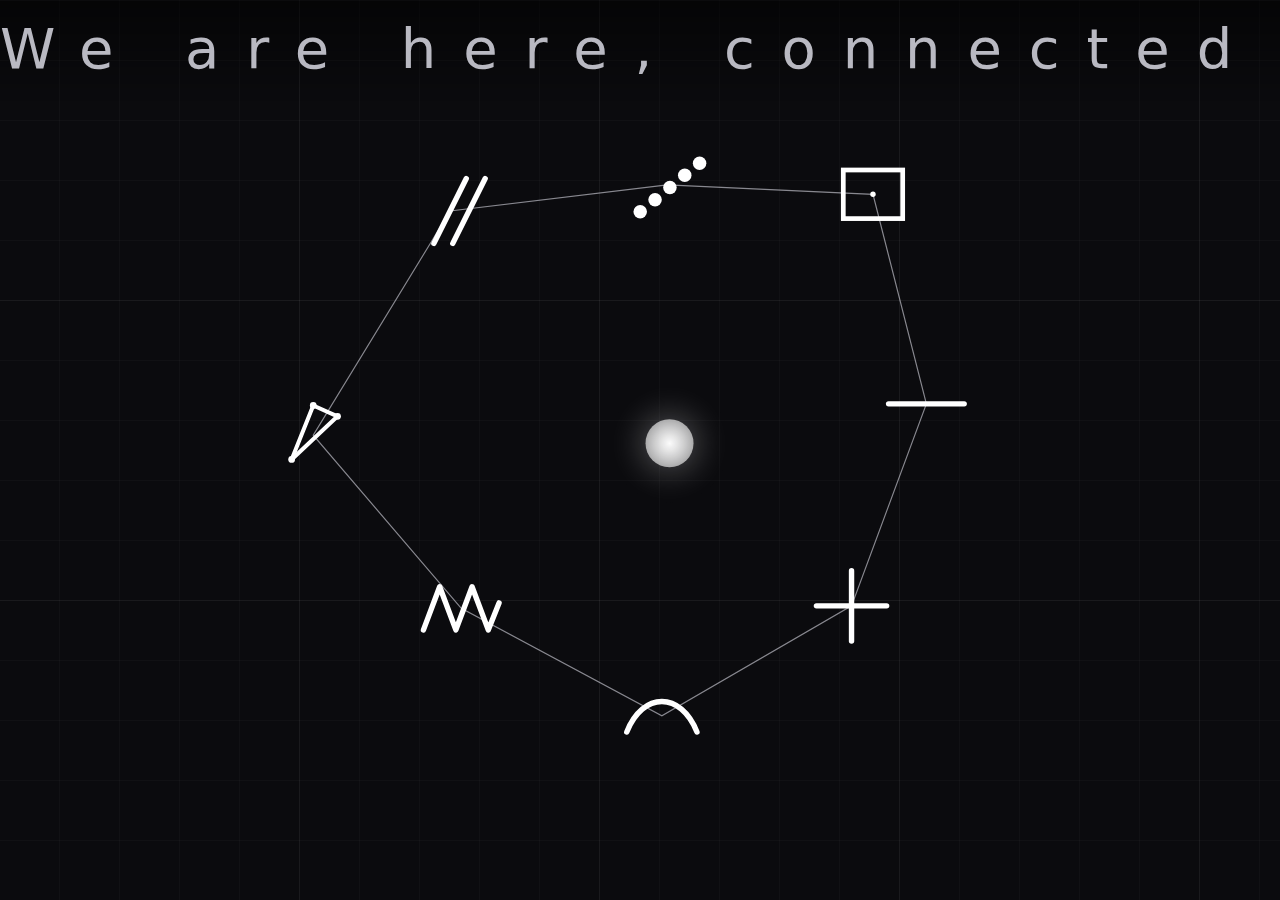
<file: index.html>
<!DOCTYPE html>
<html lang="en">
<head>
  <meta charset="UTF-8" />
  <meta name="viewport" content="width=device-width, initial-scale=1.0"/>
  <title>Co-Presence Network</title>
  <link rel="stylesheet" href="style-v6.css"/>
</head>
<body>
  <!-- Running line -->
  <div class="ticker">
    <div class="ticker__track" aria-hidden="true">
      <span>We are here, connected through invisible lines — a shared presence across space, a constellation of minds, a web of co-being. &nbsp;•&nbsp;</span>
      <span>We are here, connected through invisible lines — a shared presence across space, a constellation of minds, a web of co-being. &nbsp;•&nbsp;</span>
      <span>We are here, connected through invisible lines — a shared presence across space, a constellation of minds, a web of co-being. &nbsp;•&nbsp;</span>
      <span>We are here, connected through invisible lines — a shared presence across space, a constellation of minds, a web of co-being. &nbsp;•&nbsp;</span>
    </div>
  </div>

  <!-- Canvas -->
  <canvas id="canvas"></canvas>

  <!-- Aura Modal -->
  <div id="auraModal" class="modal" aria-hidden="true" role="dialog" aria-label="Aura Text">
    <div class="modal__panel">
      <button class="modal__close" aria-label="Close">&times;</button>
      <div class="modal__body">
        <p>Intruder, observer, freerider. Lost, alone, online. Wander, wonder, winded. Connection cannot be spelled without con, friendship without end, collaboration without labor, together without get. I wish I could be other, perhaps that is why I yearn for the other. New beats against the tight surface of the defense, seeping out a little at a time, melted by the tension of the iridescent surface, most of it flown there with a Rorschach stain of formalized ignorance; there is the wall of the second house, squinting in and out to see, and the question of how something penetrates from the house of theory to the house of practice remains shrouded in the house of unformed sensations and paths of chaotic patterns, while the third house has no time or distance with you. As my feet walk from the ashes of Katarr, I shall not fear, for in fear, lies death. I go to work, shop for groceries, visit playgrounds, sleep, dream… And while I do all this, I wonder—what are people doing on the other side of the planet, in a different corner of the world? So many people, all doing such different things at the same time. And while we talk about connection, presence and togetherness, some people feel completely helpless. Helplessness strung tight, sewn-up seated on a swivel-chair in the shadow cast by the third house, a house that can't be seen from this angle, because it lies beyond a high wall he trouble with words, reaching for the right one, trainee magician groping around in a tophat. The suffusion of links, but further nothing.</p>
      </div>
    </div>
  </div>

  <script src="script-v6.js"></script>
</body>
</html>
</file>
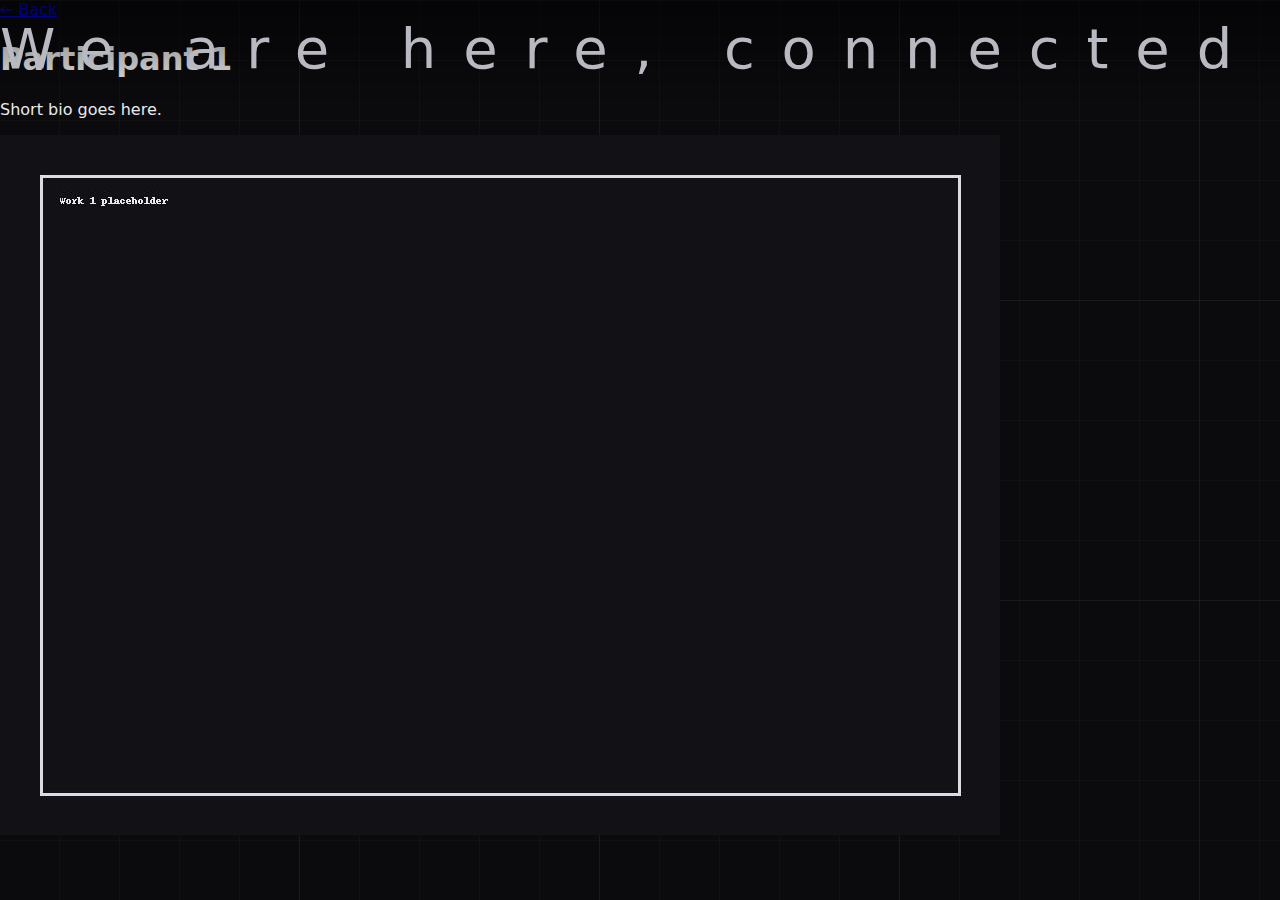
<file: participants/p1.html>
<!DOCTYPE html>
<html lang="en">
<head>
  <meta charset="UTF-8"><meta name="viewport" content="width=device-width, initial-scale=1.0">
  <title>Participant</title>
  <link rel="stylesheet" href="../style-v7.css">
</head>
<body>
  <div class="ticker">
    <div class="ticker__track" aria-hidden="true">
      <span>We are here, connected through invisible lines — a shared presence across space, a constellation of minds, a web of co-being. &nbsp;•&nbsp;</span>
      <span>We are here, connected through invisible lines — a shared presence across space, a constellation of minds, a web of co-being. &nbsp;•&nbsp;</span>
      <span>We are here, connected through invisible lines — a shared presence across space, a constellation of minds, a web of co-being. &nbsp;•&nbsp;</span>
      <span>We are here, connected through invisible lines — a shared presence across space, a constellation of minds, a web of co-being. &nbsp;•&nbsp;</span>
    </div>
  </div>
  <a class="back" href="../index.html">← Back</a>
  <div class="content" id="root"></div>
  <script>
    fetch('../data.json').then(r=>r.json()).then(DATA=>{
      const idx = 1 - 1;
      const p = DATA.participants[idx];
      document.title = p.name + ' — Co-Presence';
      document.getElementById('root').innerHTML = `
        <h1>${p.name}</h1>
        <p>${p.bio}</p>
        <img src="../images/${p.work}" alt="${p.name}'s work"/>
      `;
    });
  </script>
</body>
</html>
</file>
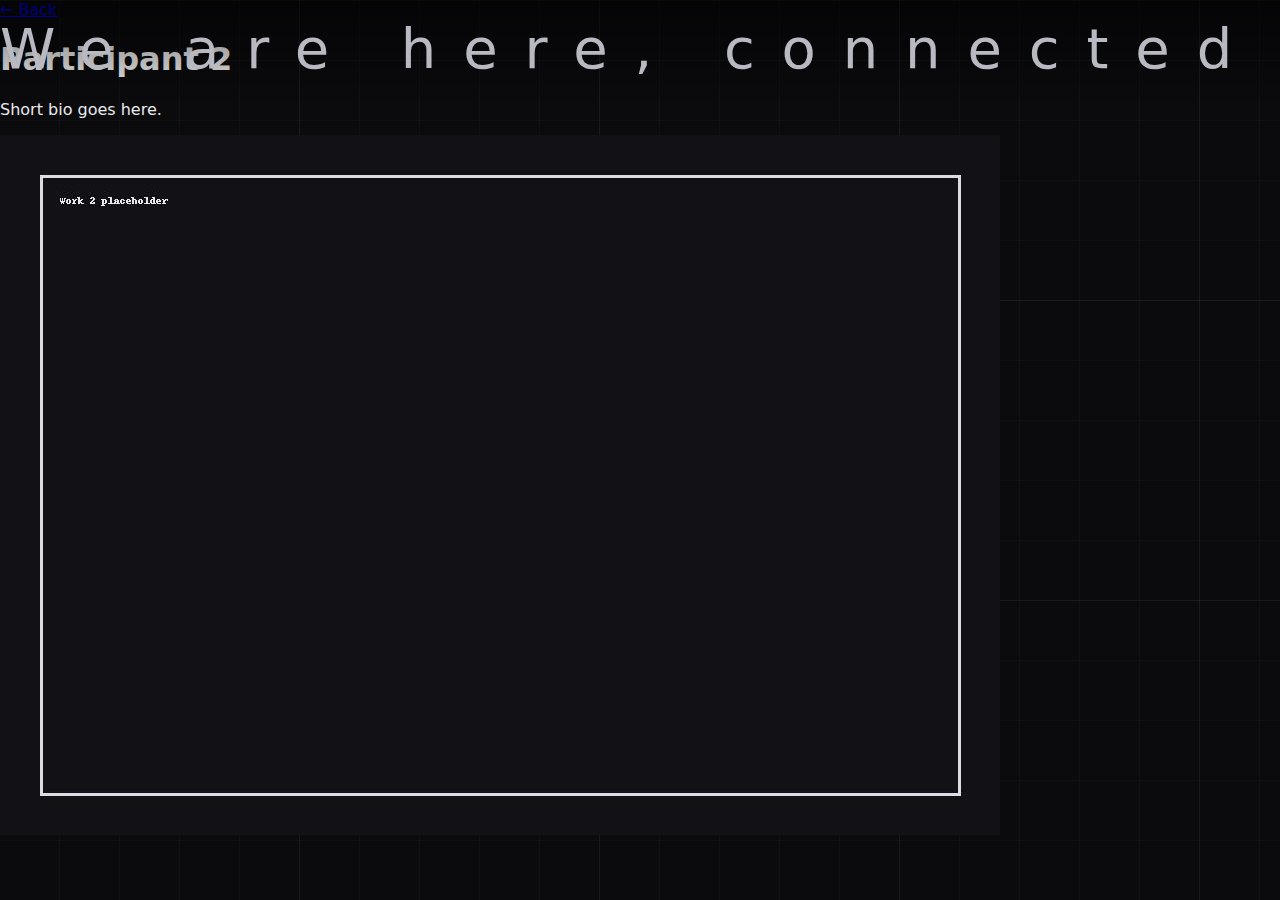
<file: participants/p2.html>
<!DOCTYPE html>
<html lang="en">
<head>
  <meta charset="UTF-8"><meta name="viewport" content="width=device-width, initial-scale=1.0">
  <title>Participant</title>
  <link rel="stylesheet" href="../style-v7.css">
</head>
<body>
  <div class="ticker">
    <div class="ticker__track" aria-hidden="true">
      <span>We are here, connected through invisible lines — a shared presence across space, a constellation of minds, a web of co-being. &nbsp;•&nbsp;</span>
      <span>We are here, connected through invisible lines — a shared presence across space, a constellation of minds, a web of co-being. &nbsp;•&nbsp;</span>
      <span>We are here, connected through invisible lines — a shared presence across space, a constellation of minds, a web of co-being. &nbsp;•&nbsp;</span>
      <span>We are here, connected through invisible lines — a shared presence across space, a constellation of minds, a web of co-being. &nbsp;•&nbsp;</span>
    </div>
  </div>
  <a class="back" href="../index.html">← Back</a>
  <div class="content" id="root"></div>
  <script>
    fetch('../data.json').then(r=>r.json()).then(DATA=>{
      const idx = 2 - 1;
      const p = DATA.participants[idx];
      document.title = p.name + ' — Co-Presence';
      document.getElementById('root').innerHTML = `
        <h1>${p.name}</h1>
        <p>${p.bio}</p>
        <img src="../images/${p.work}" alt="${p.name}'s work"/>
      `;
    });
  </script>
</body>
</html>
</file>
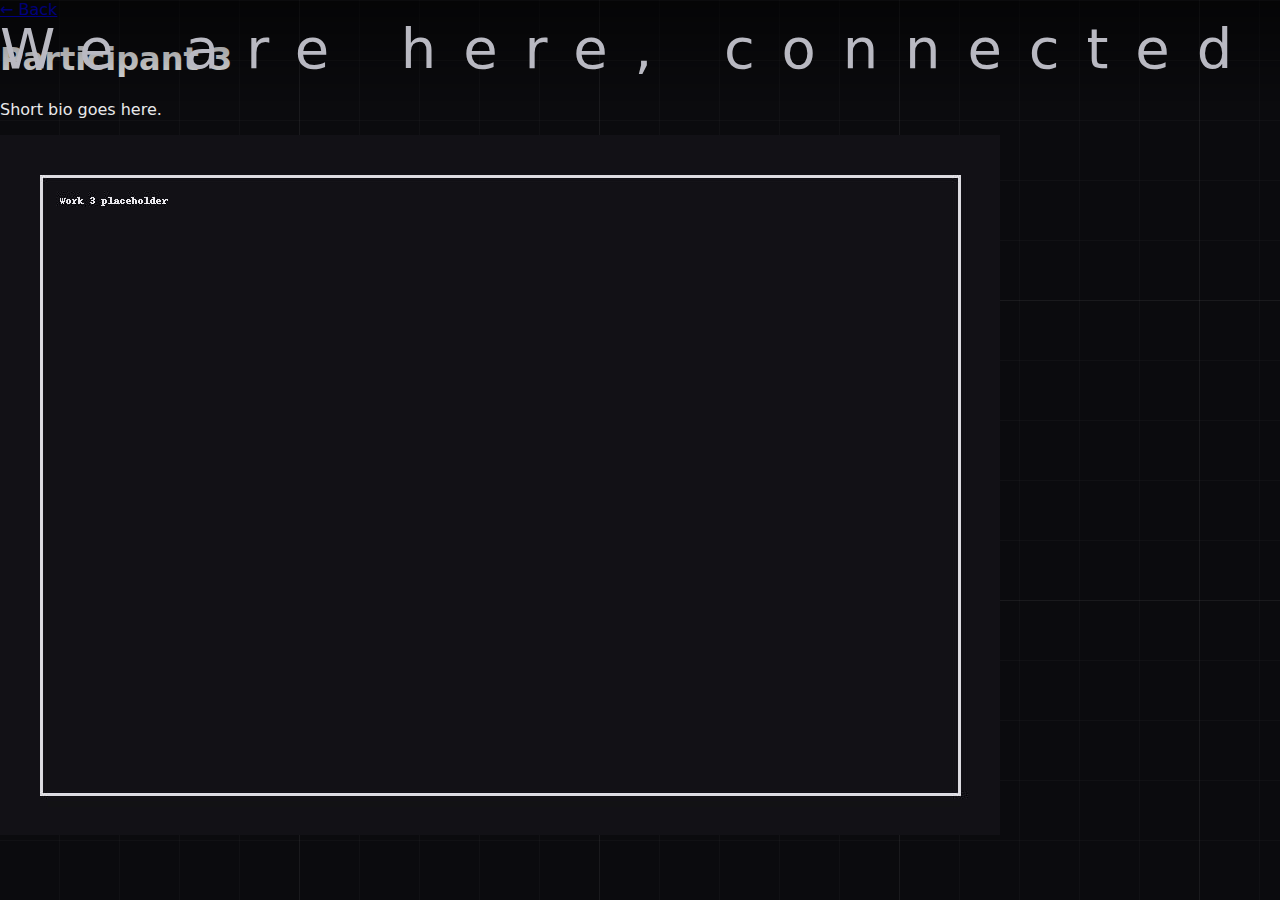
<file: participants/p3.html>
<!DOCTYPE html>
<html lang="en">
<head>
  <meta charset="UTF-8"><meta name="viewport" content="width=device-width, initial-scale=1.0">
  <title>Participant</title>
  <link rel="stylesheet" href="../style-v7.css">
</head>
<body>
  <div class="ticker">
    <div class="ticker__track" aria-hidden="true">
      <span>We are here, connected through invisible lines — a shared presence across space, a constellation of minds, a web of co-being. &nbsp;•&nbsp;</span>
      <span>We are here, connected through invisible lines — a shared presence across space, a constellation of minds, a web of co-being. &nbsp;•&nbsp;</span>
      <span>We are here, connected through invisible lines — a shared presence across space, a constellation of minds, a web of co-being. &nbsp;•&nbsp;</span>
      <span>We are here, connected through invisible lines — a shared presence across space, a constellation of minds, a web of co-being. &nbsp;•&nbsp;</span>
    </div>
  </div>
  <a class="back" href="../index.html">← Back</a>
  <div class="content" id="root"></div>
  <script>
    fetch('../data.json').then(r=>r.json()).then(DATA=>{
      const idx = 3 - 1;
      const p = DATA.participants[idx];
      document.title = p.name + ' — Co-Presence';
      document.getElementById('root').innerHTML = `
        <h1>${p.name}</h1>
        <p>${p.bio}</p>
        <img src="../images/${p.work}" alt="${p.name}'s work"/>
      `;
    });
  </script>
</body>
</html>
</file>
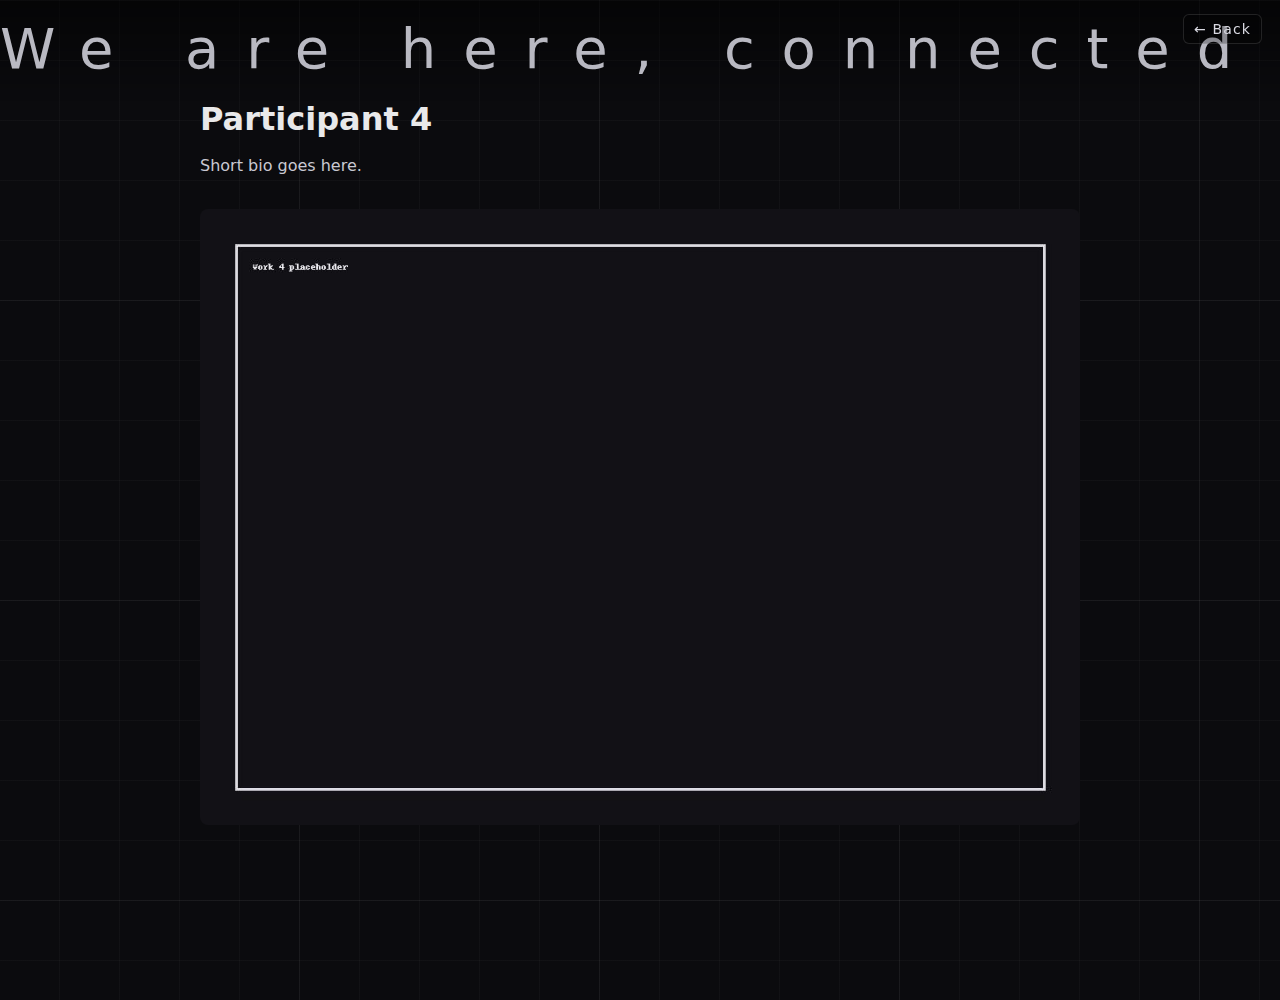
<file: participants/p4.html>
<!DOCTYPE html>
<html lang="en">
<head>
  <meta charset="UTF-8"><meta name="viewport" content="width=device-width, initial-scale=1.0">
  <title>Participant</title>
  <link rel="stylesheet" href="../style-v6.css">
</head>
<body>
  <div class="ticker">
    <div class="ticker__track" aria-hidden="true">
      <span>We are here, connected through invisible lines — a shared presence across space, a constellation of minds, a web of co-being. &nbsp;•&nbsp;</span>
      <span>We are here, connected through invisible lines — a shared presence across space, a constellation of minds, a web of co-being. &nbsp;•&nbsp;</span>
      <span>We are here, connected through invisible lines — a shared presence across space, a constellation of minds, a web of co-being. &nbsp;•&nbsp;</span>
      <span>We are here, connected through invisible lines — a shared presence across space, a constellation of minds, a web of co-being. &nbsp;•&nbsp;</span>
    </div>
  </div>
  <a class="back" href="../index.html">← Back</a>
  <div class="content" id="root"></div>
  <script>
    fetch('../data.json').then(r=>r.json()).then(DATA=>{
      const idx = 4 - 1;
      const p = DATA.participants[idx];
      document.title = p.name + ' — Co-Presence';
      document.getElementById('root').innerHTML = `
        <h1>${p.name}</h1>
        <p>${p.bio}</p>
        <img src="../images/${p.work}" alt="${p.name}'s work"/>
      `;
    });
  </script>
</body>
</html>
</file>
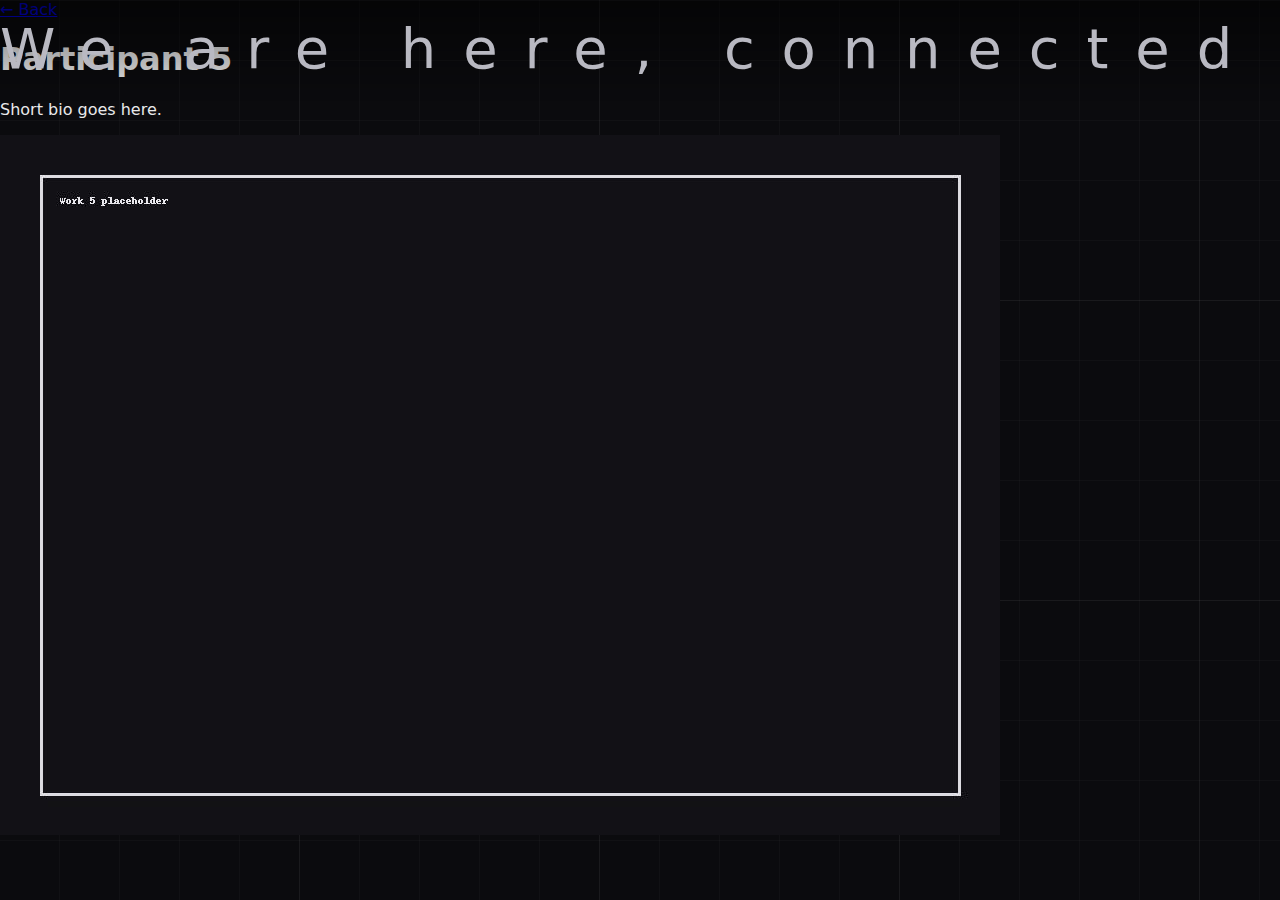
<file: participants/p5.html>
<!DOCTYPE html>
<html lang="en">
<head>
  <meta charset="UTF-8"><meta name="viewport" content="width=device-width, initial-scale=1.0">
  <title>Participant</title>
  <link rel="stylesheet" href="../style-v7.css">
</head>
<body>
  <div class="ticker">
    <div class="ticker__track" aria-hidden="true">
      <span>We are here, connected through invisible lines — a shared presence across space, a constellation of minds, a web of co-being. &nbsp;•&nbsp;</span>
      <span>We are here, connected through invisible lines — a shared presence across space, a constellation of minds, a web of co-being. &nbsp;•&nbsp;</span>
      <span>We are here, connected through invisible lines — a shared presence across space, a constellation of minds, a web of co-being. &nbsp;•&nbsp;</span>
      <span>We are here, connected through invisible lines — a shared presence across space, a constellation of minds, a web of co-being. &nbsp;•&nbsp;</span>
    </div>
  </div>
  <a class="back" href="../index.html">← Back</a>
  <div class="content" id="root"></div>
  <script>
    fetch('../data.json').then(r=>r.json()).then(DATA=>{
      const idx = 5 - 1;
      const p = DATA.participants[idx];
      document.title = p.name + ' — Co-Presence';
      document.getElementById('root').innerHTML = `
        <h1>${p.name}</h1>
        <p>${p.bio}</p>
        <img src="../images/${p.work}" alt="${p.name}'s work"/>
      `;
    });
  </script>
</body>
</html>
</file>
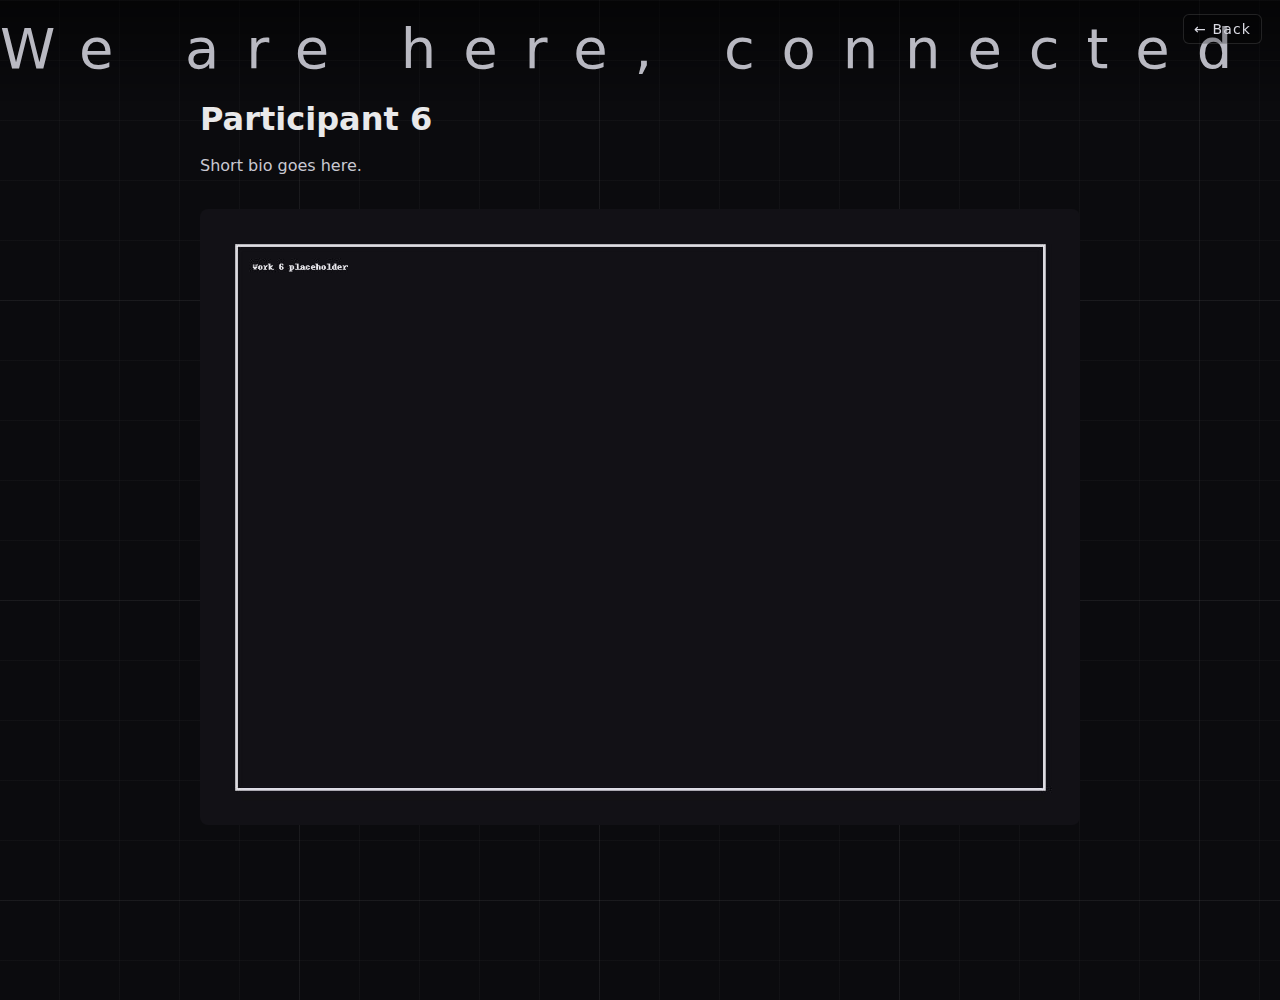
<file: participants/p6.html>
<!DOCTYPE html>
<html lang="en">
<head>
  <meta charset="UTF-8"><meta name="viewport" content="width=device-width, initial-scale=1.0">
  <title>Participant</title>
  <link rel="stylesheet" href="../style-v6.css">
</head>
<body>
  <div class="ticker">
    <div class="ticker__track" aria-hidden="true">
      <span>We are here, connected through invisible lines — a shared presence across space, a constellation of minds, a web of co-being. &nbsp;•&nbsp;</span>
      <span>We are here, connected through invisible lines — a shared presence across space, a constellation of minds, a web of co-being. &nbsp;•&nbsp;</span>
      <span>We are here, connected through invisible lines — a shared presence across space, a constellation of minds, a web of co-being. &nbsp;•&nbsp;</span>
      <span>We are here, connected through invisible lines — a shared presence across space, a constellation of minds, a web of co-being. &nbsp;•&nbsp;</span>
    </div>
  </div>
  <a class="back" href="../index.html">← Back</a>
  <div class="content" id="root"></div>
  <script>
    fetch('../data.json').then(r=>r.json()).then(DATA=>{
      const idx = 6 - 1;
      const p = DATA.participants[idx];
      document.title = p.name + ' — Co-Presence';
      document.getElementById('root').innerHTML = `
        <h1>${p.name}</h1>
        <p>${p.bio}</p>
        <img src="../images/${p.work}" alt="${p.name}'s work"/>
      `;
    });
  </script>
</body>
</html>
</file>
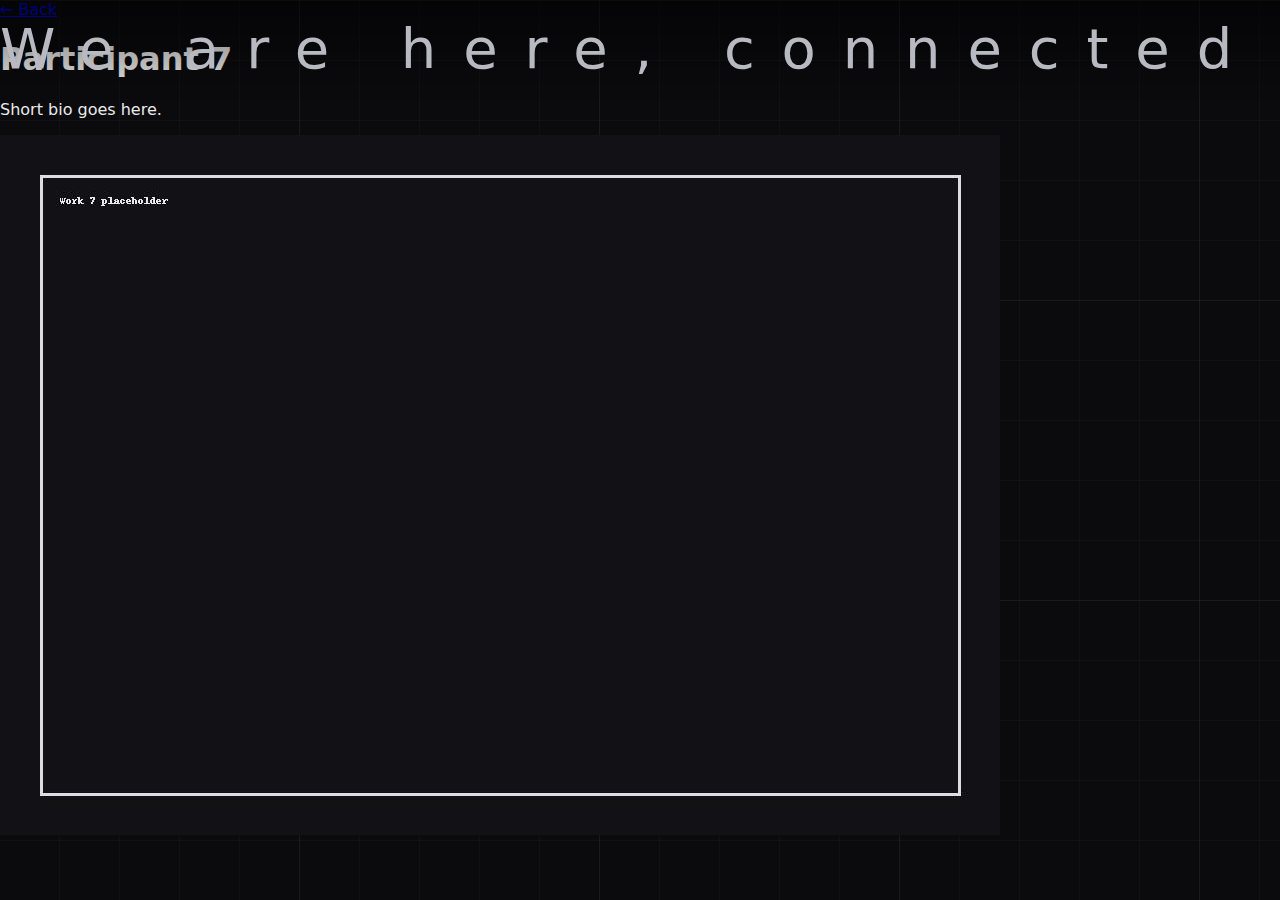
<file: participants/p7.html>
<!DOCTYPE html>
<html lang="en">
<head>
  <meta charset="UTF-8"><meta name="viewport" content="width=device-width, initial-scale=1.0">
  <title>Participant</title>
  <link rel="stylesheet" href="../style-v7.css">
</head>
<body>
  <div class="ticker">
    <div class="ticker__track" aria-hidden="true">
      <span>We are here, connected through invisible lines — a shared presence across space, a constellation of minds, a web of co-being. &nbsp;•&nbsp;</span>
      <span>We are here, connected through invisible lines — a shared presence across space, a constellation of minds, a web of co-being. &nbsp;•&nbsp;</span>
      <span>We are here, connected through invisible lines — a shared presence across space, a constellation of minds, a web of co-being. &nbsp;•&nbsp;</span>
      <span>We are here, connected through invisible lines — a shared presence across space, a constellation of minds, a web of co-being. &nbsp;•&nbsp;</span>
    </div>
  </div>
  <a class="back" href="../index.html">← Back</a>
  <div class="content" id="root"></div>
  <script>
    fetch('../data.json').then(r=>r.json()).then(DATA=>{
      const idx = 7 - 1;
      const p = DATA.participants[idx];
      document.title = p.name + ' — Co-Presence';
      document.getElementById('root').innerHTML = `
        <h1>${p.name}</h1>
        <p>${p.bio}</p>
        <img src="../images/${p.work}" alt="${p.name}'s work"/>
      `;
    });
  </script>
</body>
</html>
</file>
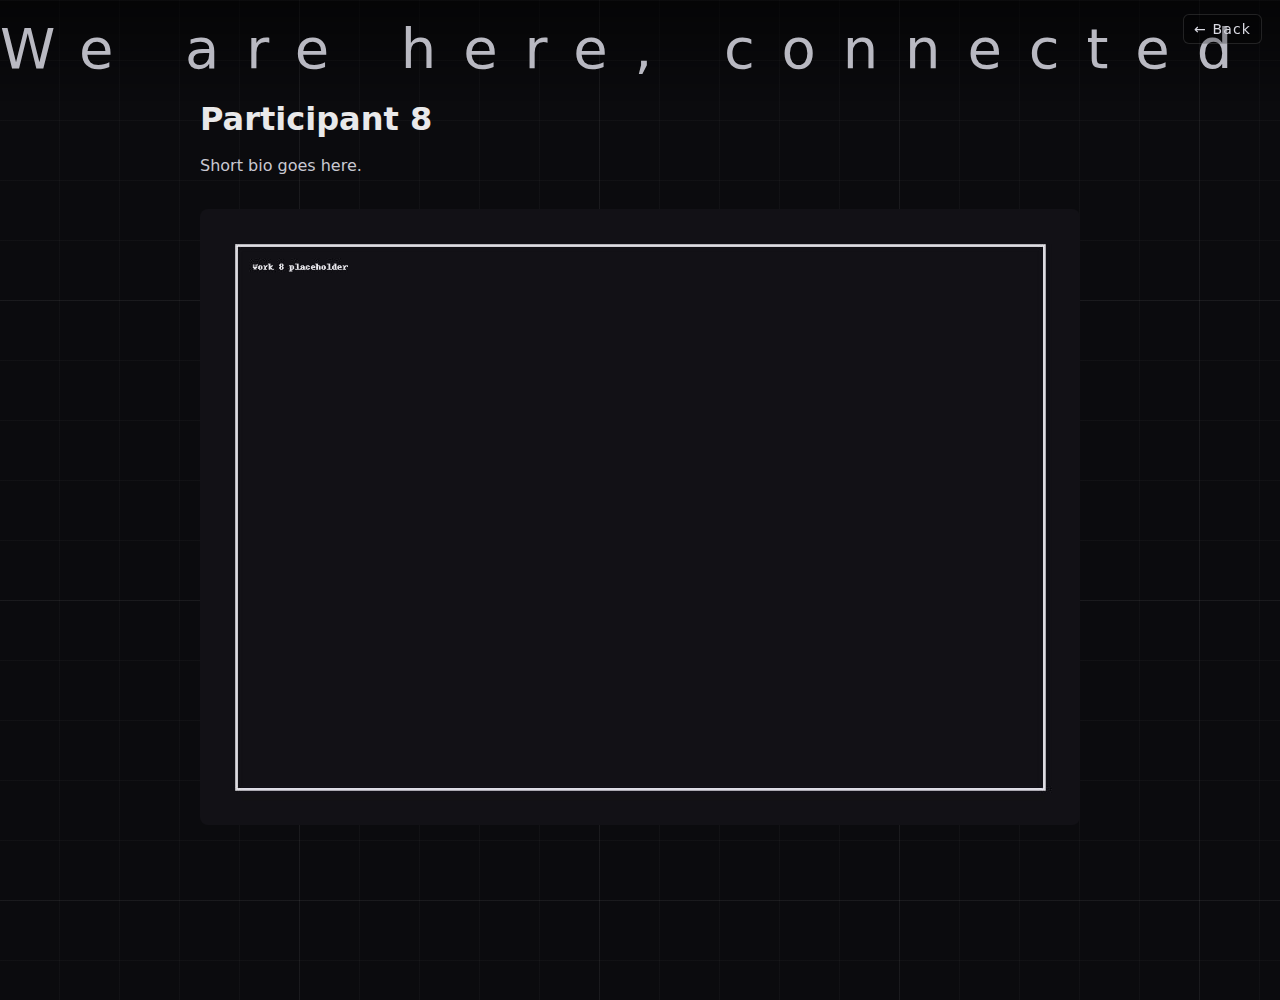
<file: participants/p8.html>
<!DOCTYPE html>
<html lang="en">
<head>
  <meta charset="UTF-8"><meta name="viewport" content="width=device-width, initial-scale=1.0">
  <title>Participant</title>
  <link rel="stylesheet" href="../style-v6.css">
</head>
<body>
  <div class="ticker">
    <div class="ticker__track" aria-hidden="true">
      <span>We are here, connected through invisible lines — a shared presence across space, a constellation of minds, a web of co-being. &nbsp;•&nbsp;</span>
      <span>We are here, connected through invisible lines — a shared presence across space, a constellation of minds, a web of co-being. &nbsp;•&nbsp;</span>
      <span>We are here, connected through invisible lines — a shared presence across space, a constellation of minds, a web of co-being. &nbsp;•&nbsp;</span>
      <span>We are here, connected through invisible lines — a shared presence across space, a constellation of minds, a web of co-being. &nbsp;•&nbsp;</span>
    </div>
  </div>
  <a class="back" href="../index.html">← Back</a>
  <div class="content" id="root"></div>
  <script>
    fetch('../data.json').then(r=>r.json()).then(DATA=>{
      const idx = 8 - 1;
      const p = DATA.participants[idx];
      document.title = p.name + ' — Co-Presence';
      document.getElementById('root').innerHTML = `
        <h1>${p.name}</h1>
        <p>${p.bio}</p>
        <img src="../images/${p.work}" alt="${p.name}'s work"/>
      `;
    });
  </script>
</body>
</html>
</file>
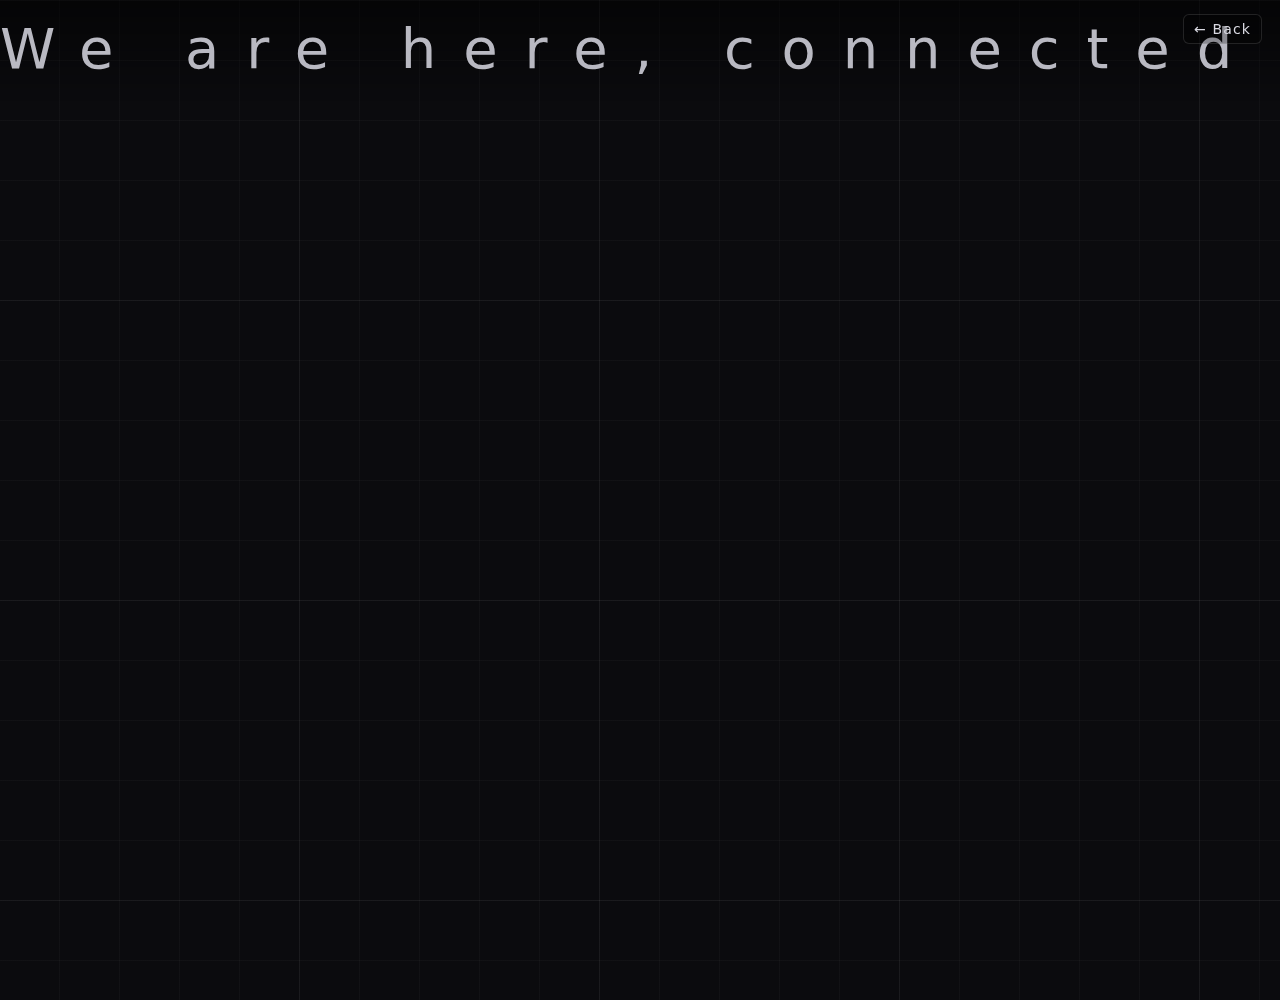
<file: participants/p9.html>
<!DOCTYPE html>
<html lang="en">
<head>
  <meta charset="UTF-8"><meta name="viewport" content="width=device-width, initial-scale=1.0">
  <title>Participant</title>
  <link rel="stylesheet" href="../style-v6.css">
</head>
<body>
  <div class="ticker">
    <div class="ticker__track" aria-hidden="true">
      <span>We are here, connected through invisible lines — a shared presence across space, a constellation of minds, a web of co-being. &nbsp;•&nbsp;</span>
      <span>We are here, connected through invisible lines — a shared presence across space, a constellation of minds, a web of co-being. &nbsp;•&nbsp;</span>
      <span>We are here, connected through invisible lines — a shared presence across space, a constellation of minds, a web of co-being. &nbsp;•&nbsp;</span>
      <span>We are here, connected through invisible lines — a shared presence across space, a constellation of minds, a web of co-being. &nbsp;•&nbsp;</span>
    </div>
  </div>
  <a class="back" href="../index.html">← Back</a>
  <div class="content" id="root"></div>
  <script>
    fetch('../data.json').then(r=>r.json()).then(DATA=>{
      const idx = 9 - 1;
      const p = DATA.participants[idx];
      document.title = p.name + ' — Co-Presence';
      document.getElementById('root').innerHTML = `
        <h1>${p.name}</h1>
        <p>${p.bio}</p>
        <img src="../images/${p.work}" alt="${p.name}'s work"/>
      `;
    });
  </script>
</body>
</html>
</file>
<file: style-v6.css>
:root{
  --bg:#0b0b0e;--grid1:rgba(255,255,255,.05);--grid2:rgba(255,255,255,.08);
  --text:#e9e9ea;--muted:#b9b9c2
}
html,body{height:100%}
body{
  margin:0;font-family:system-ui,-apple-system,Segoe UI,Roboto,Arial,sans-serif;color:var(--text);
  background:
    repeating-linear-gradient(0deg,transparent 0 299px,var(--grid2) 300px),
    repeating-linear-gradient(90deg,transparent 0 299px,var(--grid2) 300px),
    repeating-linear-gradient(0deg,transparent 0 59px,var(--grid1) 60px),
    repeating-linear-gradient(90deg,transparent 0 59px,var(--grid1) 60px),
    var(--bg);
  overflow:hidden
}
.ticker{position:fixed;top:0;left:0;width:100vw;overflow:hidden;white-space:nowrap;pointer-events:none;z-index:10;
  background:linear-gradient(180deg,rgba(0,0,0,.55),rgba(0,0,0,0))}
.ticker__track{display:inline-block;padding:16px 0 20px;font-size:56px;letter-spacing:.48em;color:var(--muted);
  animation:tickerMove 40s linear infinite;will-change:transform}
.ticker__track span{padding-right:48px}
@keyframes tickerMove{from{transform:translateX(0)}to{transform:translateX(-50%)}}
#canvas{position:fixed;inset:0;width:100vw;height:100vh;display:block}

/* Modal */
.modal{position:fixed;inset:0;background:rgba(0,0,0,.6);
  display:grid;place-items:center;opacity:0;pointer-events:none;transition:opacity .25s ease;z-index:20}
.modal.open{opacity:1;pointer-events:auto}
.modal__panel{width:min(920px,90vw);max-height:min(80vh,900px);background:rgba(18,18,24,.96);
  border:1px solid rgba(255,255,255,.12);border-radius:12px;box-shadow:0 20px 60px rgba(0,0,0,.5);position:relative;overflow:hidden;display:flex;flex-direction:column}
.modal__close{position:absolute;top:8px;right:12px;font-size:28px;line-height:1;border:0;background:transparent;color:#fff;cursor:pointer;opacity:.9}
.modal__body{padding:24px 22px 26px;overflow:auto}
.modal__body p{white-space:pre-wrap;line-height:1.5;color:#ddd;font-size:16px}

/* Participant pages (not used on index but kept) */
.back{position:fixed;top:14px;right:18px;z-index:12;color:#d9d9e2;text-decoration:none;font-size:14px;letter-spacing:.08em;
  padding:6px 10px;border:1px solid rgba(255,255,255,.12);border-radius:6px;background:rgba(0,0,0,.25)}
.content{position:relative;max-width:880px;margin:100px auto 80px;padding:0 18px}
.content h1{margin:0 0 8px;font-weight:600}
.content p{color:#c9c9d2;line-height:1.55}
.content img{width:100%;border-radius:8px;margin:14px 0 6px}
</file>
<file: style-v7.css>
:root{
  --bg:#0b0b0e;--grid1:rgba(255,255,255,.05);--grid2:rgba(255,255,255,.08);
  --text:#e9e9ea;--muted:#b9b9c2
}
html,body{height:100%}
body{
  margin:0;font-family:system-ui,-apple-system,Segoe UI,Roboto,Arial,sans-serif;color:var(--text);
  background:
    repeating-linear-gradient(0deg,transparent 0 299px,var(--grid2) 300px),
    repeating-linear-gradient(90deg,transparent 0 299px,var(--grid2) 300px),
    repeating-linear-gradient(0deg,transparent 0 59px,var(--grid1) 60px),
    repeating-linear-gradient(90deg,transparent 0 59px,var(--grid1) 60px),
    var(--bg);
  overflow:hidden
}
.ticker{position:fixed;top:0;left:0;width:100vw;overflow:hidden;white-space:nowrap;pointer-events:none;z-index:10;
  background:linear-gradient(180deg,rgba(0,0,0,.55),rgba(0,0,0,0))}
.ticker__track{display:inline-block;padding:16px 0 20px;font-size:56px;letter-spacing:.48em;color:var(--muted);
  animation:tickerMove 40s linear infinite;will-change:transform}
.ticker__track span{padding-right:48px}
@keyframes tickerMove{from{transform:translateX(0)}to{transform:translateX(-50%)}}
#canvas{position:fixed;inset:0;width:100vw;height:100vh;display:block}
.modal{position:fixed;inset:0;background:rgba(0,0,0,.6);display:grid;place-items:center;opacity:0;pointer-events:none;transition:opacity .25s ease;z-index:20}
.modal.open{opacity:1;pointer-events:auto}
.modal__panel{width:min(920px,90vw);max-height:min(80vh,900px);background:rgba(18,18,24,.96);border:1px solid rgba(255,255,255,.12);border-radius:12px;box-shadow:0 20px 60px rgba(0,0,0,.5);position:relative;overflow:hidden;display:flex;flex-direction:column}
.modal__close{position:absolute;top:8px;right:12px;font-size:28px;line-height:1;border:0;background:transparent;color:#fff;cursor:pointer;opacity:.9}
.modal__body{padding:24px 22px 26px;overflow:auto}
.modal__body p{white-space:pre-wrap;line-height:1.5;color:#ddd;font-size:16px}
</file>
